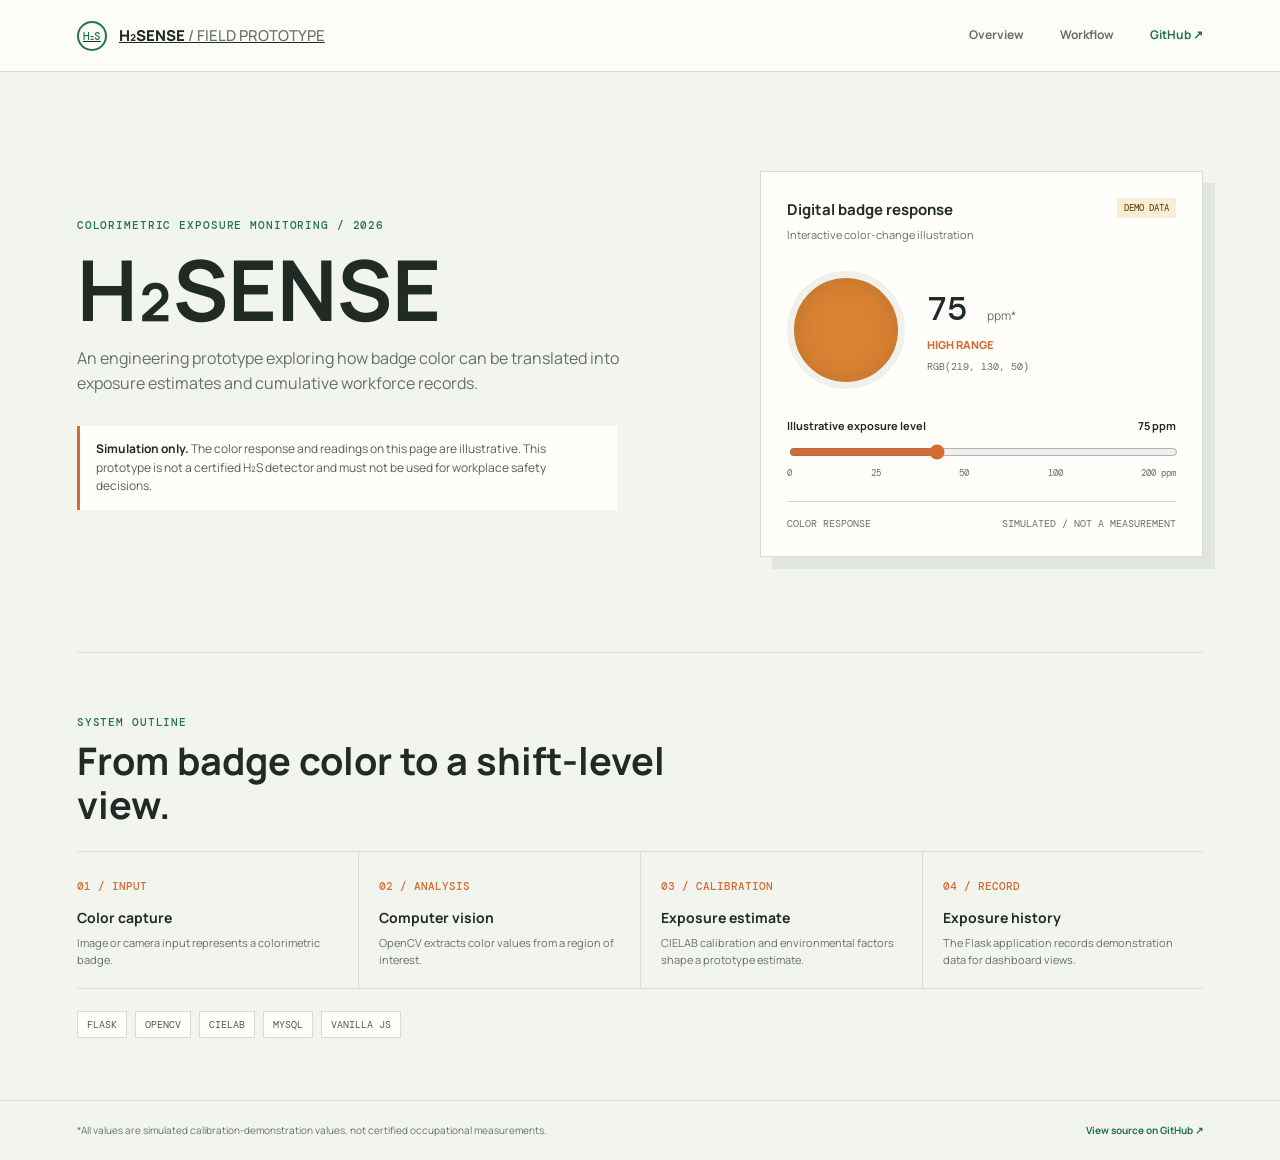
<file: index.html>
<!doctype html>
<html lang="en">
<head>
  <meta charset="utf-8">
  <meta name="viewport" content="width=device-width, initial-scale=1">
  <meta name="theme-color" content="#f2f4ee">
  <meta name="description" content="H2SENSE is an academic prototype exploring colorimetric H2S exposure monitoring and cumulative workforce exposure tracking.">
  <title>H2SENSE | Exposure Monitoring Prototype</title>
  <link rel="preconnect" href="https://fonts.googleapis.com">
  <link rel="preconnect" href="https://fonts.gstatic.com" crossorigin>
  <link href="https://fonts.googleapis.com/css2?family=DM+Mono:wght@400;500&family=Manrope:wght@400;500;600;700;800&display=swap" rel="stylesheet">
  <style>
    :root {
      color-scheme: light;
      --ink: #202b25;
      --muted: #647169;
      --paper: #f2f4ee;
      --white: #fffefa;
      --line: #d7ddd4;
      --green: #23734c;
      --orange: #d66b32;
      --mono: "DM Mono", Consolas, monospace;
      --sans: "Manrope", "Segoe UI", sans-serif;
    }
    * { box-sizing: border-box; }
    body {
      margin: 0;
      color: var(--ink);
      background: var(--paper);
      font-family: var(--sans);
      line-height: 1.55;
    }
    a { color: inherit; }
    .topbar {
      min-height: 72px;
      padding: 0 6vw;
      display: flex;
      align-items: center;
      justify-content: space-between;
      border-bottom: 1px solid var(--line);
      background: rgba(255, 254, 250, .88);
    }
    .brand { display: flex; align-items: center; gap: 12px; font-size: 15px; font-weight: 800; }
    .brand-mark {
      width: 30px;
      aspect-ratio: 1;
      display: grid;
      place-items: center;
      border: 2px solid var(--green);
      border-radius: 50%;
      color: var(--green);
      font: 500 11px var(--mono);
    }
    .topbar nav { display: flex; align-items: center; gap: clamp(16px, 3vw, 36px); }
    .topbar nav a { color: var(--muted); font-size: 12px; font-weight: 700; text-decoration: none; }
    .topbar nav a:hover { color: var(--green); }
    .topbar nav .repo-link { color: var(--green); }
    main { max-width: 1280px; margin: auto; padding: 0 6vw; }
    .hero {
      min-height: 580px;
      padding: 78px 0 74px;
      display: grid;
      grid-template-columns: minmax(0, 1.05fr) minmax(340px, .8fr);
      align-items: center;
      gap: clamp(48px, 8vw, 120px);
    }
    .eyebrow, .section-label { color: var(--green); font: 500 11px var(--mono); letter-spacing: .08em; text-transform: uppercase; }
    h1 { margin: 16px 0 12px; font-size: clamp(46px, 7vw, 84px); line-height: .98; letter-spacing: 0; }
    .hero-copy { max-width: 600px; color: var(--muted); font-size: 16px; }
    .prototype-note { max-width: 540px; margin-top: 30px; padding: 14px 16px; border-left: 3px solid var(--orange); background: #fffefa; color: #536058; font-size: 12px; }
    .prototype-note strong { color: var(--ink); }
    .simulator {
      padding: 26px;
      background: var(--white);
      border: 1px solid var(--line);
      box-shadow: 12px 12px 0 #e1e6dc;
      animation: arrive .55s ease-out both;
    }
    .sim-head { display: flex; justify-content: space-between; gap: 16px; align-items: flex-start; }
    .sim-head h2 { margin: 0; font-size: 15px; }
    .sim-head p { margin: 4px 0 0; color: var(--muted); font-size: 11px; }
    .demo-tag { white-space: nowrap; color: #76521a; background: #f7eed4; padding: 4px 7px; font: 500 9px var(--mono); }
    .sensor-readout { margin: 28px 0; display: grid; grid-template-columns: 118px 1fr; align-items: center; gap: 22px; }
    .sensor-disc {
      width: 118px;
      aspect-ratio: 1;
      border: 7px solid #f0f1eb;
      border-radius: 50%;
      background: #d66b32;
      box-shadow: inset 0 0 24px rgba(32, 43, 37, .16);
      transition: background-color .18s ease;
    }
    .reading { font: 500 34px var(--mono); letter-spacing: 0; }
    .reading small { color: var(--muted); font: 400 12px var(--sans); }
    .risk { margin-top: 5px; color: var(--orange); font-size: 11px; font-weight: 800; text-transform: uppercase; }
    .rgb { margin-top: 7px; color: var(--muted); font: 10px var(--mono); }
    .slider-label { display: flex; justify-content: space-between; gap: 12px; margin-bottom: 8px; font-size: 11px; font-weight: 700; }
    input[type="range"] { width: 100%; accent-color: var(--green); cursor: pointer; }
    .scale { display: flex; justify-content: space-between; color: var(--muted); font: 9px var(--mono); }
    .sim-foot { margin-top: 22px; padding-top: 15px; border-top: 1px solid var(--line); display: flex; justify-content: space-between; gap: 12px; color: var(--muted); font: 10px var(--mono); }
    .section { padding: 62px 0; border-top: 1px solid var(--line); }
    .section h2 { max-width: 650px; margin: 10px 0 25px; font-size: clamp(25px, 4vw, 38px); line-height: 1.15; }
    .flow { display: grid; grid-template-columns: repeat(4, 1fr); border-top: 1px solid var(--line); border-bottom: 1px solid var(--line); }
    .flow-step { padding: 20px 20px 20px 0; }
    .flow-step + .flow-step { padding-left: 20px; border-left: 1px solid var(--line); }
    .flow-step span { color: var(--orange); font: 500 11px var(--mono); }
    .flow-step h3 { margin: 10px 0 5px; font-size: 14px; }
    .flow-step p { margin: 0; color: var(--muted); font-size: 11px; }
    .stack { display: flex; flex-wrap: wrap; gap: 8px; margin-top: 22px; }
    .stack span { padding: 6px 9px; border: 1px solid var(--line); color: #4d5b52; background: var(--white); font: 10px var(--mono); }
    footer { display: flex; justify-content: space-between; gap: 20px; padding: 22px 6vw; border-top: 1px solid var(--line); color: var(--muted); font-size: 10px; }
    footer a { color: var(--green); font-weight: 700; text-decoration: none; }
    @keyframes arrive { from { opacity: 0; transform: translateY(10px); } to { opacity: 1; transform: translateY(0); } }
    @media (max-width: 760px) {
      .topbar { min-height: 62px; padding: 0 5vw; }
      .topbar nav { gap: 12px; }
      .topbar nav a { font-size: 10px; }
      main { padding: 0 5vw; }
      .hero { min-height: 0; padding: 58px 0; grid-template-columns: 1fr; gap: 34px; }
      .hero-copy { font-size: 14px; }
      .simulator { padding: 20px; box-shadow: 7px 7px 0 #e1e6dc; }
      .flow { grid-template-columns: repeat(2, 1fr); }
      .flow-step { padding: 16px 12px 16px 0; }
      .flow-step + .flow-step { padding-left: 12px; }
      .flow-step:nth-child(3) { padding-left: 0; border-left: 0; border-top: 1px solid var(--line); }
      .flow-step:nth-child(4) { border-top: 1px solid var(--line); }
      footer { padding: 20px 5vw; }
    }
    @media (max-width: 420px) {
      .topbar nav a:first-child { display: none; }
      .sensor-readout { grid-template-columns: 88px 1fr; gap: 16px; }
      .sensor-disc { width: 88px; }
      .reading { font-size: 27px; }
      .sim-head { flex-wrap: wrap; }
      footer { flex-direction: column; }
    }
    @media (prefers-reduced-motion: reduce) { *, *::before, *::after { animation-duration: .01ms !important; transition-duration: .01ms !important; } }
  </style>
</head>
<body>
  <header class="topbar">
    <a class="brand" href="#overview" aria-label="H2SENSE home"><span class="brand-mark">H₂S</span><span>H₂SENSE <span style="font-weight:500;color:#647169">/ FIELD PROTOTYPE</span></span></a>
    <nav aria-label="Main navigation">
      <a href="#overview">Overview</a>
      <a href="#workflow">Workflow</a>
      <a class="repo-link" href="https://github.com/Jayashree710/H2S-EXPOSURE-WRISTBAND">GitHub ↗</a>
    </nav>
  </header>
  <main id="overview">
    <section class="hero" aria-labelledby="page-title">
      <div>
        <div class="eyebrow">Colorimetric exposure monitoring / 2026</div>
        <h1 id="page-title">H₂SENSE</h1>
        <p class="hero-copy">An engineering prototype exploring how badge color can be translated into exposure estimates and cumulative workforce records.</p>
        <div class="prototype-note"><strong>Simulation only.</strong> The color response and readings on this page are illustrative. This prototype is not a certified H₂S detector and must not be used for workplace safety decisions.</div>
      </div>
      <section class="simulator" aria-labelledby="sim-title">
        <div class="sim-head">
          <div><h2 id="sim-title">Digital badge response</h2><p>Interactive color-change illustration</p></div>
          <span class="demo-tag">DEMO DATA</span>
        </div>
        <div class="sensor-readout" aria-live="polite">
          <div class="sensor-disc" id="sensor-disc" aria-hidden="true"></div>
          <div><div class="reading"><span id="reading">75</span> <small>ppm*</small></div><div class="risk" id="risk">High range</div><div class="rgb" id="rgb">RGB(225, 119, 43)</div></div>
        </div>
        <label class="slider-label" for="exposure"><span>Illustrative exposure level</span><span><span id="slider-value">75</span> ppm</span></label>
        <input id="exposure" type="range" min="0" max="200" value="75" aria-describedby="scale-note">
        <div class="scale" id="scale-note"><span>0</span><span>25</span><span>50</span><span>100</span><span>200 ppm</span></div>
        <div class="sim-foot"><span>COLOR RESPONSE</span><span>SIMULATED / NOT A MEASUREMENT</span></div>
      </section>
    </section>
    <section class="section" id="workflow" aria-labelledby="workflow-title">
      <div class="section-label">System outline</div>
      <h2 id="workflow-title">From badge color to a shift-level view.</h2>
      <div class="flow">
        <article class="flow-step"><span>01 / INPUT</span><h3>Color capture</h3><p>Image or camera input represents a colorimetric badge.</p></article>
        <article class="flow-step"><span>02 / ANALYSIS</span><h3>Computer vision</h3><p>OpenCV extracts color values from a region of interest.</p></article>
        <article class="flow-step"><span>03 / CALIBRATION</span><h3>Exposure estimate</h3><p>CIELAB calibration and environmental factors shape a prototype estimate.</p></article>
        <article class="flow-step"><span>04 / RECORD</span><h3>Exposure history</h3><p>The Flask application records demonstration data for dashboard views.</p></article>
      </div>
      <div class="stack" aria-label="Technology stack"><span>FLASK</span><span>OPENCV</span><span>CIELAB</span><span>MYSQL</span><span>VANILLA JS</span></div>
    </section>
  </main>
  <footer><span>*All values are simulated calibration-demonstration values, not certified occupational measurements.</span><a href="https://github.com/Jayashree710/H2S-EXPOSURE-WRISTBAND">View source on GitHub ↗</a></footer>
  <script>
    const slider = document.querySelector('#exposure');
    const reading = document.querySelector('#reading');
    const sliderValue = document.querySelector('#slider-value');
    const risk = document.querySelector('#risk');
    const rgb = document.querySelector('#rgb');
    const disc = document.querySelector('#sensor-disc');
    const stops = [
      { value: 0, color: [34, 151, 92] },
      { value: 25, color: [170, 174, 66] },
      { value: 50, color: [222, 169, 51] },
      { value: 100, color: [215, 91, 48] },
      { value: 200, color: [126, 40, 42] }
    ];
    const thresholds = [
      { limit: 25, label: 'Safe range', color: '#23734c' },
      { limit: 50, label: 'Caution range', color: '#9a761c' },
      { limit: 100, label: 'High range', color: '#d66b32' },
      { limit: Infinity, label: 'Critical range', color: '#8f3030' }
    ];
    function updateDemo() {
      const value = Number(slider.value);
      let lower = stops[0];
      let upper = stops[stops.length - 1];
      for (let index = 1; index < stops.length; index += 1) {
        if (value <= stops[index].value) {
          lower = stops[index - 1];
          upper = stops[index];
          break;
        }
      }
      const amount = (value - lower.value) / (upper.value - lower.value || 1);
      const color = lower.color.map((channel, index) => Math.round(channel + (upper.color[index] - channel) * amount));
      const colorText = `rgb(${color.join(', ')})`;
      const status = thresholds.find((threshold) => value <= threshold.limit);
      reading.textContent = value;
      sliderValue.textContent = value;
      risk.textContent = status.label;
      risk.style.color = status.color;
      rgb.textContent = `RGB(${color.join(', ')})`;
      disc.style.backgroundColor = colorText;
      slider.style.accentColor = status.color;
    }
    slider.addEventListener('input', updateDemo);
    updateDemo();
  </script>
</body>
</html>
</file>
